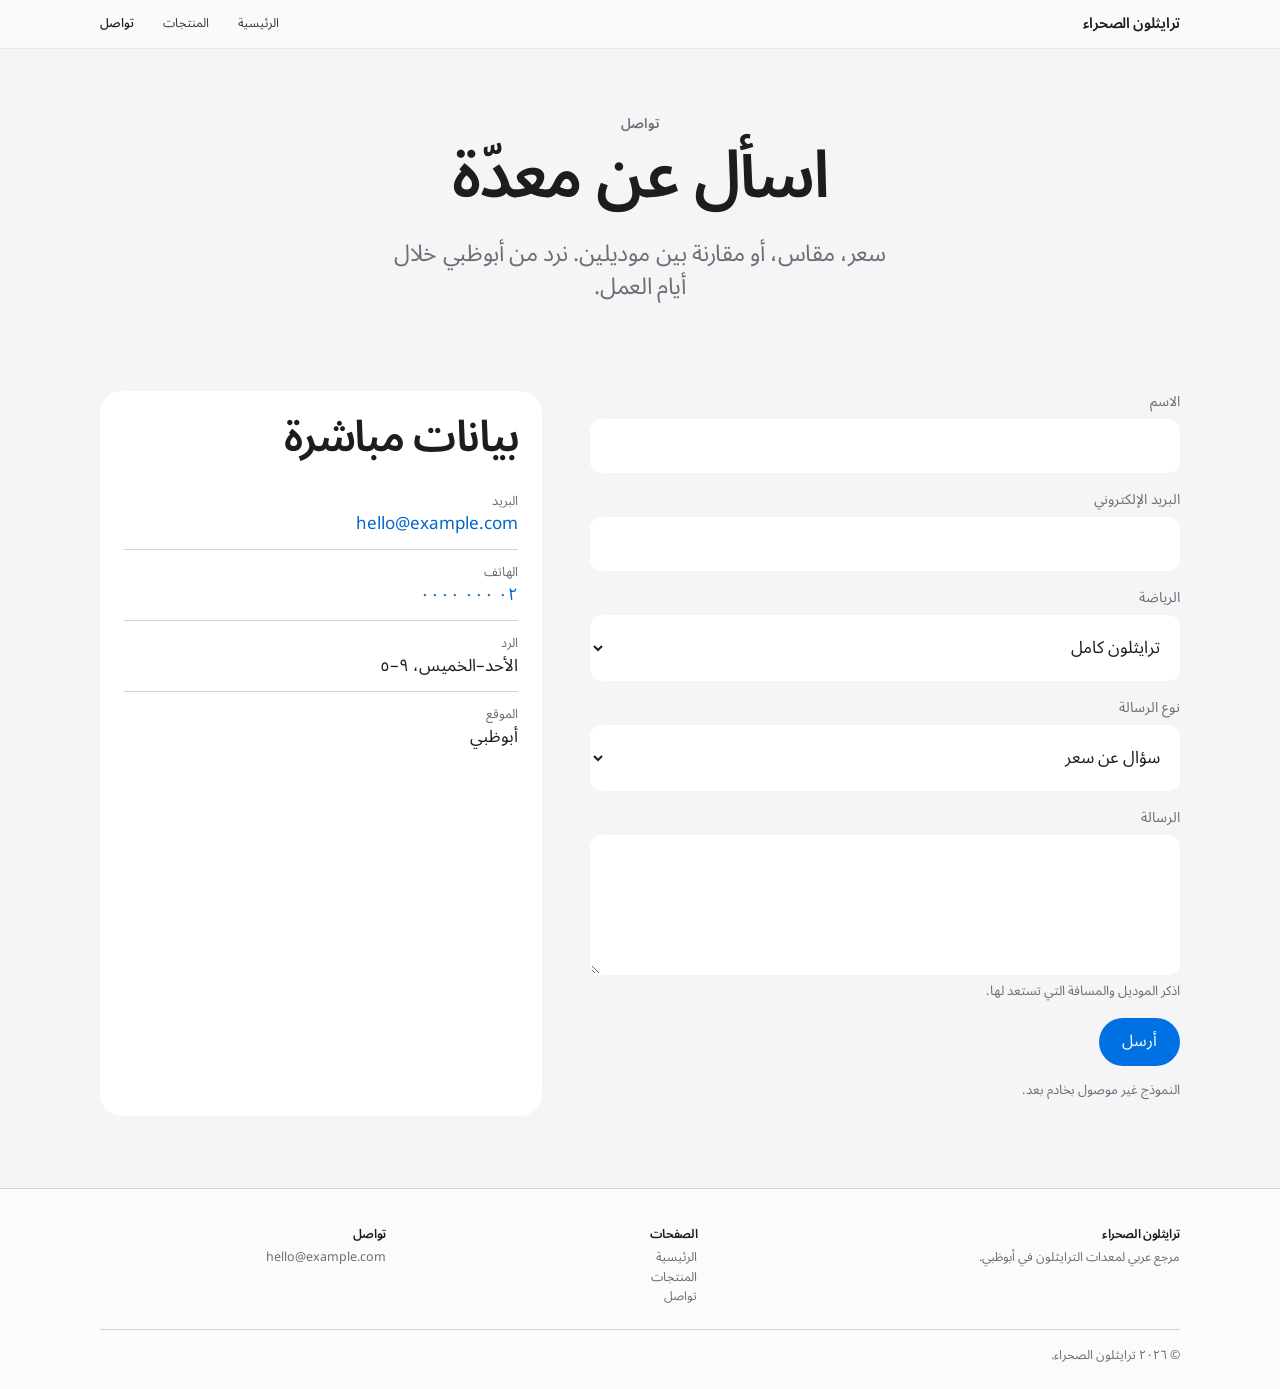
<file: contact.html>
<!DOCTYPE html>
<html lang="ar" dir="rtl">
<head>
<meta charset="utf-8">
<meta name="viewport" content="width=device-width, initial-scale=1">
<title>تواصل — ترايثلون الصحراء</title>
<meta name="description" content="اسأل عن معدّة أو سعر أو مقاس في متجر ترايثلون الصحراء المرجعي.">
<link rel="preconnect" href="https://fonts.googleapis.com">
<link rel="preconnect" href="https://fonts.gstatic.com" crossorigin>
<link href="https://fonts.googleapis.com/css2?family=Noto+Sans+Arabic:wght@400;500;600;700&display=swap" rel="stylesheet">
<link rel="stylesheet" href="styles.css">
</head>
<body>
<a class="skip-link" href="#main">تخطَّ إلى المحتوى</a>
<header class="site-header">
  <div class="wrap header-inner">
    <a class="brand" href="index.html">ترايثلون الصحراء</a>
    <button class="nav-toggle" id="navToggle" aria-expanded="false" aria-controls="mainNav">
      <span class="nav-toggle-bars" aria-hidden="true"></span>
      القائمة
    </button>
    <nav class="main-nav" id="mainNav" aria-label="التنقل الرئيسي">
      <ul>
        <li><a href="index.html">الرئيسية</a></li>
        <li><a href="products.html">المنتجات</a></li>
        <li><a href="contact.html" aria-current="page">تواصل</a></li>
      </ul>
    </nav>
  </div>
</header>
<main id="main">
  <section class="wrap page-head">
    <p class="section-kicker">تواصل</p>
    <h1>اسأل عن معدّة</h1>
    <p class="lead">سعر، مقاس، أو مقارنة بين موديلين. نرد من أبوظبي خلال أيام العمل.</p>
  </section>
  <section class="section">
    <div class="wrap contact-grid">
      <form id="contactForm" novalidate>
        <div class="field"><label for="name">الاسم</label><input type="text" id="name" name="name" autocomplete="name" required></div>
        <div class="field"><label for="email">البريد الإلكتروني</label><input type="email" id="email" name="email" autocomplete="email" dir="ltr" required></div>
        <div class="field"><label for="discipline">الرياضة</label>
          <select id="discipline" name="discipline">
            <option value="tri">ترايثلون كامل</option>
            <option value="swim">سباحة</option>
            <option value="bike">دراجة</option>
            <option value="run">جري</option>
          </select>
        </div>
        <div class="field"><label for="topic">نوع الرسالة</label>
          <select id="topic" name="topic">
            <option value="price">سؤال عن سعر</option>
            <option value="gear">سؤال عن معدّة</option>
            <option value="size">مقاس أو ملاءمة</option>
            <option value="other">موضوع آخر</option>
          </select>
        </div>
        <div class="field"><label for="message">الرسالة</label><textarea id="message" name="message" required></textarea><span class="field-hint">اذكر الموديل والمسافة التي تستعد لها.</span></div>
        <button class="btn" type="submit">أرسل</button>
        <p class="field-hint" style="margin-top:0.9rem">النموذج غير موصول بخادم بعد.</p>
      </form>
      <aside class="info-block">
        <h2>بيانات مباشرة</h2>
        <ul class="info-list">
          <li><span class="label">البريد</span><a href="mailto:hello@example.com" dir="ltr">hello@example.com</a></li>
          <li><span class="label">الهاتف</span><a href="tel:+97120000000">٠٢ ٠٠٠ ٠٠٠٠</a></li>
          <li><span class="label">الرد</span>الأحد–الخميس، ٩–٥</li>
          <li><span class="label">الموقع</span>أبوظبي</li>
        </ul>
      </aside>
    </div>
  </section>
</main>
<footer class="site-footer">
  <div class="wrap">
    <div class="footer-inner">
      <div><h2>ترايثلون الصحراء</h2><p>مرجع عربي لمعدات الترايثلون في أبوظبي.</p></div>
      <div><h2>الصفحات</h2><ul><li><a href="index.html">الرئيسية</a></li><li><a href="products.html">المنتجات</a></li><li><a href="contact.html">تواصل</a></li></ul></div>
      <div><h2>تواصل</h2><ul><li><a href="mailto:hello@example.com">hello@example.com</a></li></ul></div>
    </div>
    <div class="footer-bottom">© ٢٠٢٦ ترايثلون الصحراء.</div>
  </div>
</footer>
<script src="app.js"></script>
</body>
</html>
</file>
<file: styles.css>
/* ترايثلون الصحراء — أسلوب مستوحى من صفحات Apple */
:root {
  --bg: #f5f5f7;
  --surface: #ffffff;
  --text: #1d1d1f;
  --muted: #6e6e73;
  --line: #d2d2d7;
  --link: #0066cc;
  --blue: #0071e3;
  --header: rgba(251, 251, 253, 0.78);
  --wrap: 1080px;
  --r: 22px;
  --pill: 980px;
}

*, *::before, *::after { box-sizing: border-box; }
html { -webkit-text-size-adjust: 100%; scroll-behavior: smooth; scroll-padding-top: 72px; }
body {
  margin: 0;
  background: var(--bg);
  color: var(--text);
  font-family: "SF Arabic", -apple-system, BlinkMacSystemFont, "Noto Sans Arabic", "Segoe UI", Tahoma, sans-serif;
  font-size: 1.0625rem;
  line-height: 1.55;
  -webkit-font-smoothing: antialiased;
}
h1, h2, h3 { margin: 0 0 0.4em; font-weight: 600; letter-spacing: -0.03em; line-height: 1.08; }
h1 { font-size: clamp(2.35rem, 1.3rem + 4vw, 4.1rem); }
h2 { font-size: clamp(1.7rem, 1.15rem + 2vw, 2.7rem); }
h3 { font-size: 1.2rem; letter-spacing: -0.02em; }
p { margin: 0 0 1rem; }
a { color: var(--link); text-decoration: none; }
a:hover { text-decoration: underline; }
img { max-width: 100%; display: block; }
.hero-media img, .disc img, .product img { background: #ececef; }
.hero-media img { aspect-ratio: 16 / 9; }
.disc img { aspect-ratio: 16 / 10; }
.product img { aspect-ratio: 3 / 2; }
.section { content-visibility: auto; contain-intrinsic-size: 1px 720px; }
.wrap { width: min(100% - 2.4rem, var(--wrap)); margin-inline: auto; }
.center { text-align: center; }
:focus-visible { outline: 3px solid var(--blue); outline-offset: 3px; border-radius: 6px; }

.skip-link { position: absolute; inset-inline-start: -9999px; top: 0; z-index: 90; background: #000; color: #fff; padding: 0.6rem 1rem; }
.skip-link:focus { inset-inline-start: 0; }

.site-header {
  position: sticky; top: 0; z-index: 50;
  background: var(--header);
  backdrop-filter: saturate(180%) blur(20px);
  -webkit-backdrop-filter: saturate(180%) blur(20px);
  border-bottom: 1px solid rgba(0,0,0,.08);
}
.header-inner { display: flex; align-items: center; gap: 1rem; min-height: 48px; flex-wrap: wrap; }
.brand { color: var(--text); font-weight: 600; font-size: 0.92rem; letter-spacing: -0.02em; margin-inline-end: auto; }
.brand:hover { text-decoration: none; opacity: 0.7; }

.nav-toggle {
  font: inherit; font-size: 0.82rem; color: var(--text);
  background: none; border: 0; cursor: pointer; padding: 0.35rem 0;
}
.nav-toggle-bars, .nav-toggle-bars::before, .nav-toggle-bars::after {
  content: ""; display: block; width: 16px; height: 1.5px; background: var(--text);
}
.nav-toggle-bars { position: relative; }
.nav-toggle-bars::before { position: absolute; top: -5px; }
.nav-toggle-bars::after { position: absolute; top: 5px; }

.main-nav { display: none; width: 100%; }
.main-nav.is-open { display: block; }
.main-nav ul { list-style: none; margin: 0 0 0.7rem; padding: 0; display: flex; flex-direction: column; }
.main-nav a { display: block; padding: 0.75rem 0; color: var(--text); font-size: 1.25rem; font-weight: 600; border-bottom: 1px solid var(--line); }
.main-nav a:hover { text-decoration: none; opacity: 0.65; }
.main-nav a[aria-current="page"] { color: var(--muted); }

@media (min-width: 760px) {
  .nav-toggle { display: none; }
  .main-nav { display: block; width: auto; }
  .main-nav ul { flex-direction: row; gap: 1.8rem; margin: 0; }
  .main-nav a { font-size: 0.78rem; font-weight: 400; padding: 0; border: 0; opacity: 0.86; }
  .main-nav a[aria-current="page"] { color: var(--text); opacity: 1; font-weight: 500; }
}

.hero { padding: clamp(3rem, 8vw, 6.5rem) 0 clamp(2rem, 5vw, 3.5rem); text-align: center; }
.hero h1 { max-width: 16ch; margin-inline: auto; }
.lead { font-size: clamp(1.12rem, 1rem + 0.55vw, 1.45rem); color: var(--muted); max-width: 40ch; margin-inline: auto; letter-spacing: -0.015em; line-height: 1.4; }
.hero-media { margin: 2.2rem auto 0; width: min(100%, 920px); border-radius: 28px; overflow: hidden; background: #e8e8ed; }
.hero-media img { width: 100%; height: min(52vw, 420px); object-fit: cover; }

.actions { display: flex; flex-wrap: wrap; gap: 0.85rem; justify-content: center; margin-top: 1.6rem; }
.btn {
  display: inline-block; font: inherit; font-size: 1rem;
  padding: 0.72rem 1.45rem; border-radius: var(--pill); border: 0;
  background: var(--blue); color: #fff; cursor: pointer;
}
.btn:hover { background: #0077ed; text-decoration: none; }
.btn--ghost { background: #e8e8ed; color: var(--text); }
.btn--ghost:hover { background: #dcdce0; }

.section { padding: clamp(2.4rem, 6vw, 4.5rem) 0; }
.section-kicker { color: var(--muted); font-size: 0.85rem; font-weight: 600; margin-bottom: 0.45rem; }

.disc-grid { display: grid; gap: 1rem; margin-top: 1.6rem; }
@media (min-width: 800px) { .disc-grid { grid-template-columns: repeat(3, 1fr); } }
.disc {
  background: var(--surface); border-radius: var(--r); overflow: hidden;
  text-decoration: none; color: inherit; display: block;
}
.disc:hover { text-decoration: none; }
.disc img { width: 100%; height: 210px; object-fit: cover; background: #ececef; }
.disc-body { padding: 1.15rem 1.2rem 1.35rem; }
.disc-body span { color: var(--muted); font-size: 0.82rem; }
.disc-body strong { display: block; font-size: 1.35rem; letter-spacing: -0.03em; margin-top: 0.15rem; }

.product-grid {
  list-style: none; margin: 1.5rem 0 0; padding: 0;
  display: grid; gap: 1.15rem;
  grid-template-columns: repeat(auto-fill, minmax(270px, 1fr));
}
.product {
  background: var(--surface); border-radius: var(--r); overflow: hidden;
  display: flex; flex-direction: column;
}
.product img { width: 100%; height: 200px; object-fit: cover; background: #ececef; }
.product-body { padding: 1.15rem 1.2rem 1.3rem; display: flex; flex-direction: column; gap: 0.35rem; flex: 1; }
.product h3 { margin: 0; font-size: 1.12rem; }
.product p { margin: 0; color: var(--muted); font-size: 0.92rem; }
.price { font-weight: 600; letter-spacing: -0.02em; margin-top: 0.35rem; }
.price small { display: block; font-weight: 400; color: var(--muted); font-size: 0.8rem; }
.tag { align-self: flex-start; font-size: 0.75rem; color: var(--muted); }
.product-link { margin-top: auto; padding-top: 0.7rem; font-size: 0.92rem; }

.note { color: var(--muted); font-size: 0.85rem; max-width: 62ch; margin: 1.4rem auto 0; text-align: center; }

.compare-wrap { overflow-x: auto; margin-top: 1.5rem; -webkit-overflow-scrolling: touch; }
.compare {
  width: 100%; min-width: 720px; border-collapse: collapse;
  background: var(--surface); border-radius: var(--r); overflow: hidden;
}
.compare th, .compare td {
  text-align: start; padding: 0.85rem 1rem;
  border-bottom: 1px solid var(--line); font-size: 0.92rem; vertical-align: top;
}
.compare th { font-size: 0.8rem; color: var(--muted); font-weight: 600; background: #fafafa; }
.compare thead th { color: var(--text); font-size: 0.95rem; letter-spacing: -0.02em; }
.compare tr:last-child td { border-bottom: 0; }
.compare .best { color: var(--blue); font-weight: 600; }

.page-head { padding: clamp(2.4rem, 6vw, 4rem) 0 0; text-align: center; }
.page-head h1 { max-width: 14ch; margin-inline: auto; }

.contact-grid { display: grid; gap: 2rem; }
@media (min-width: 860px) { .contact-grid { grid-template-columns: 1.2fr 0.9fr; gap: 3rem; } }
.field { display: flex; flex-direction: column; gap: 0.4rem; margin-bottom: 1rem; }
.field label { font-size: 0.88rem; color: var(--muted); }
.field input, .field select, .field textarea {
  font: inherit; color: var(--text); background: var(--surface);
  border: 1px solid transparent; border-radius: 12px; padding: 0.8rem 0.95rem;
}
.field textarea { min-height: 140px; resize: vertical; }
.field input:focus, .field select:focus, .field textarea:focus {
  outline: none; border-color: var(--blue); box-shadow: 0 0 0 4px rgba(0,113,227,.16);
}
.field-hint { font-size: 0.82rem; color: var(--muted); }
.info-block { background: var(--surface); border-radius: var(--r); padding: 1.5rem; }
.info-list { list-style: none; margin: 0; padding: 0; }
.info-list > li { padding: 0.75rem 0; border-bottom: 1px solid var(--line); }
.info-list > li:last-child { border-bottom: 0; }
.info-list .label { display: block; font-size: 0.8rem; color: var(--muted); }

.site-footer { background: #fbfbfd; color: var(--muted); font-size: 0.78rem; padding: 2.4rem 0 1.5rem; border-top: 1px solid var(--line); }
.footer-inner { display: grid; gap: 1.6rem; }
@media (min-width: 760px) { .footer-inner { grid-template-columns: 1.6fr 1fr 1fr; } }
.site-footer h2 { font-size: 0.78rem; color: var(--text); margin-bottom: 0.45rem; }
.site-footer p { margin: 0; max-width: 46ch; }
.site-footer ul { list-style: none; margin: 0; padding: 0; }
.site-footer a { color: var(--muted); }
.site-footer a:hover { color: var(--text); }
.footer-bottom { margin-top: 1.4rem; padding-top: 1rem; border-top: 1px solid var(--line); }

@media (prefers-reduced-motion: reduce) {
  html { scroll-behavior: auto; }
  * { animation: none !important; transition: none !important; }
}
</file>
